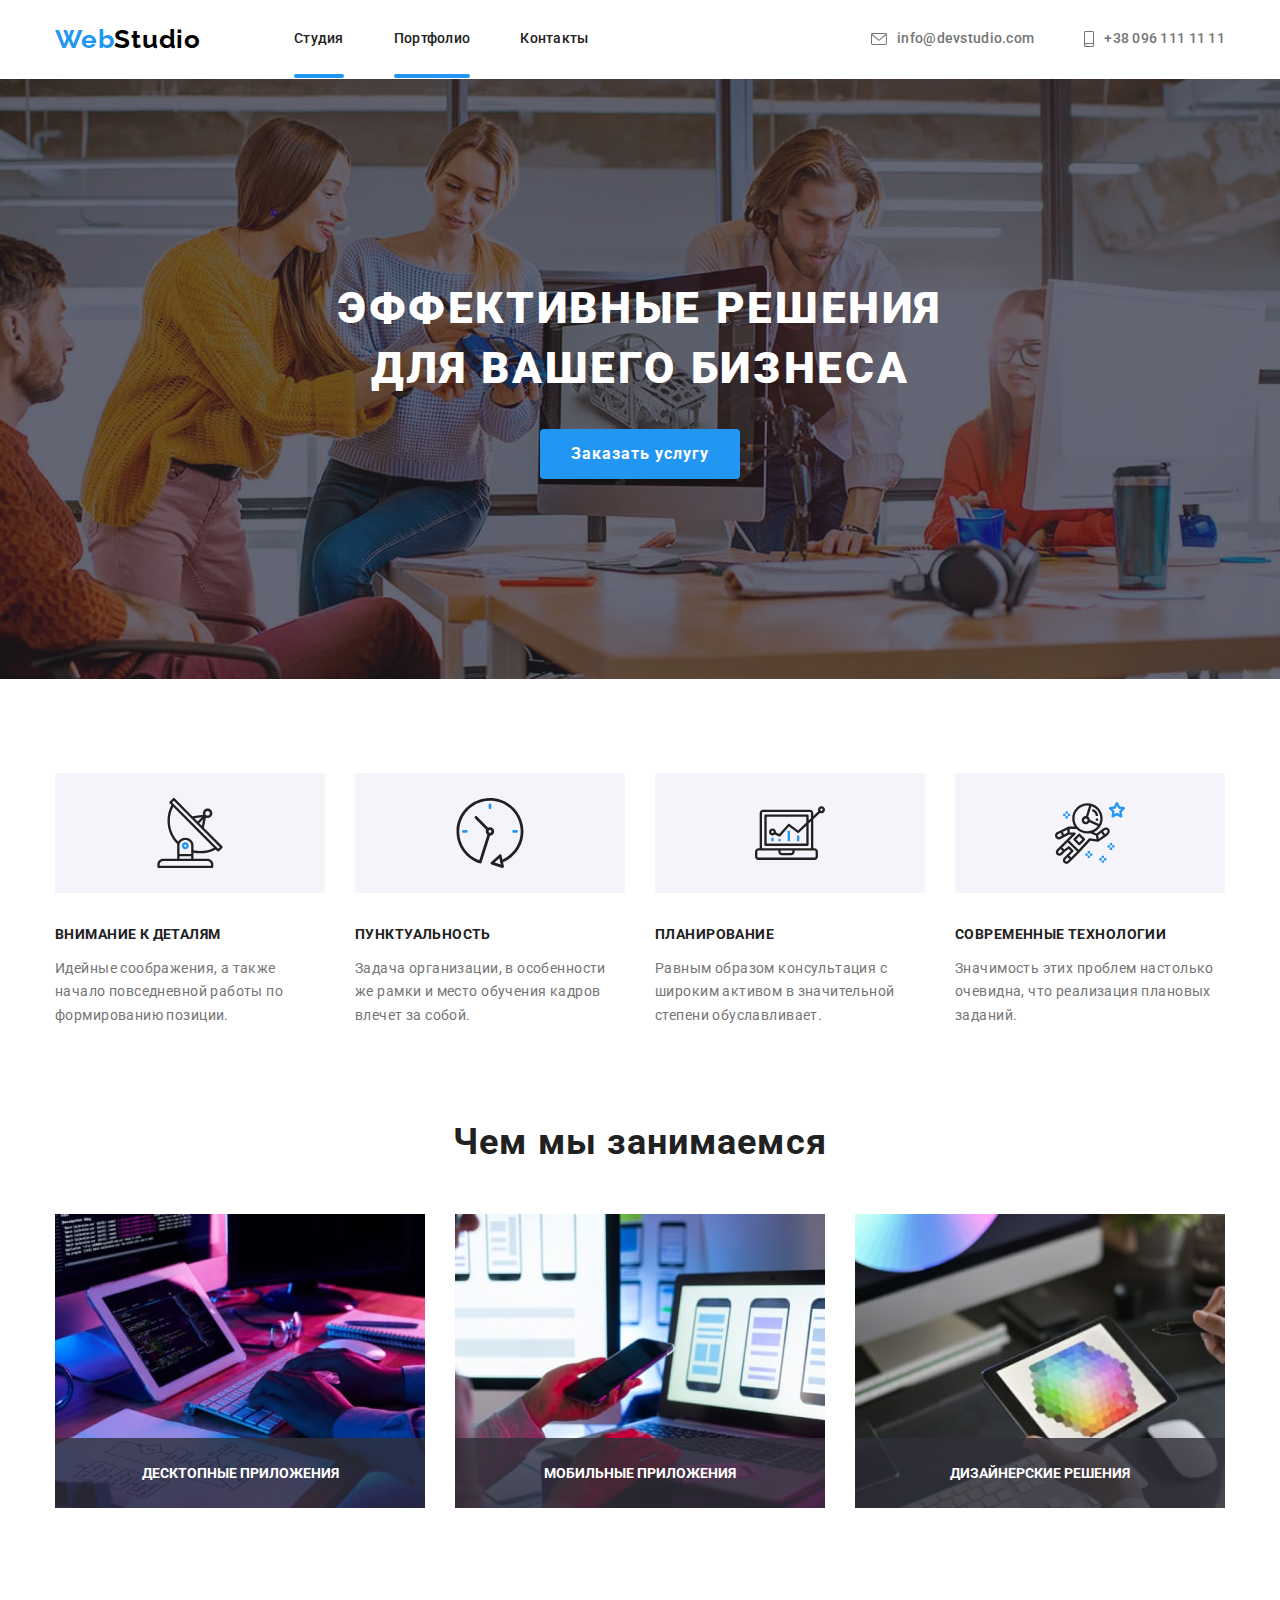
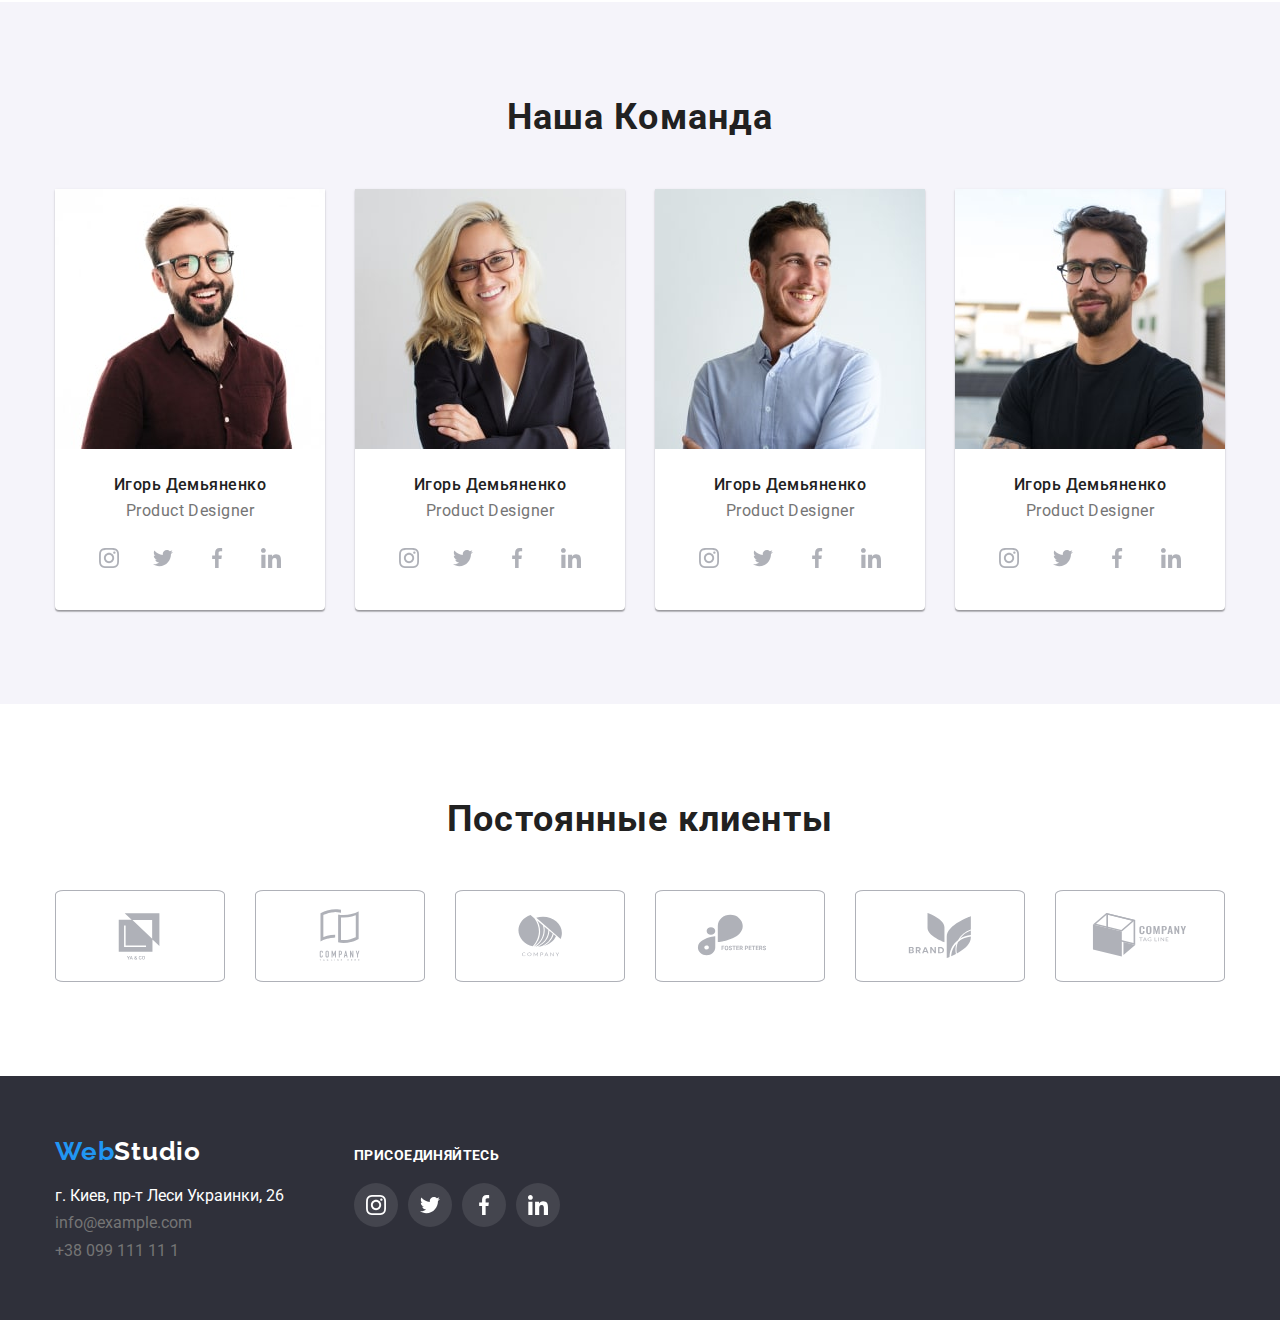
<file: index.html>
<!DOCTYPE html>
<html lang="ru">

<head>

    <link rel="preconnect" href="https://fonts.googleapis.com">
    <link rel="preconnect" href="https://fonts.gstatic.com" crossorigin>
    <link
        href="https://fonts.googleapis.com/css2?family=Raleway:wght@700&family=Roboto:wght@400;500;700;900&display=swap"
        rel="stylesheet">
    <link rel="stylesheet" href="./css/modern-normalize.css">
    <link rel="stylesheet" href="./css/styles.css">
    <meta charset="UTF-8">
    <meta http-equiv="X-UA-Compatible" content="IE=edge">
    <meta name="viewport" content="width=device-width, initial-scale=1.0">
    <title>WebStudio</title>
</head>

<body>
    <header class="header">
        <div class="container">
            <div class="container-header">
                <a href="" class="logo">Web<span class="color-logo">Studio</span></a>
                <nav class="header-nav">
                    <ul class="header-list">
                        <li class="header-item"><a href="./index.html" class="header-link current">Студия</a></li>
                        <li class="header-item"><a href="./portfolio.html" class="header-link current">Портфолио</a>
                        </li>
                        <li class="header-item"><a href="" class="header-link">Контакты</a></li>

                    </ul>
                </nav>
                <ul class="header-list-link">
                    <li class="header-li"><a href="mailto:info@devstudio.com" class="header-link-item header-link"><svg
                                class="header-icon" width="10" height="16">
                                <use href="./images/icons.svg#icon-envelope"></use>
                            </svg> info@devstudio.com</a></li>
                    <li class="header-li"><a href="tel:+380961111111" class="header-link-item header-link"><svg
                                class="header-icon-smart">
                                <use href="./images/icons.svg#icon-smartphone"></use>
                            </svg> +38 096 111 11 11</a>
                    </li>
                </ul>

            </div>
        </div>
    </header>

    <main>
        <section class="section-hero">
            <div class="container">
                <h1 class="hero-title">Эффективные решения <br> для вашего бизнеса</h1>
                <button type="button" class="button-hero" data-modal-open>Заказать услугу</button>
            </div>
        </section>
        <section class="section">
            <div class="container">
                <h2 class="undefined">Наше преимущество</h2>
                <ul class="description-list">
                    <li class="description-item">
                        <div class="description-box">
                            <svg class="icon-box" width="70" height="70">
                                <use href="./images/icons.svg#icon-antenna">
                                </use>
                            </svg>
                        </div>
                        <h3 class="description-title">Внимание к деталям</h3>
                        <p class="description-text">Идейные соображения, а также начало повседневной работы по
                            формированию позиции.
                        </p>

                    </li>
                    <li class="description-item">
                        <div class="description-box">
                            <svg class="icon-box" width="70" height="70">
                                <use href="./images/icons.svg#icon-clock"></use>
                            </svg>
                        </div>
                        <h3 class="description-title">Пунктуальность</h3>
                        <p class="description-text">Задача организации, в особенности же рамки и место обучения
                            кадров влечет за собой.
                        </p>
                    </li>
                    <li class="description-item">
                        <div class="description-box">
                            <svg class="icon-box" width="70" height="70">
                                <use href="./images/icons.svg#icon-diagram">
                                </use>
                            </svg>
                        </div>
                        <h3 class="description-title">Планирование</h3>
                        <p class="description-text">Равным образом консультация с широким активом в значительной
                            степени обуславливает.
                        </p>
                    </li>

                    <li class="description-item">
                        <div class="description-box">
                            <svg class="icon-box" width="70" height="70">
                                <use href="./images/icons.svg#icon-astronaut">

                                </use>
                            </svg>
                        </div>
                        <h3 class="description-title">Современные технологии</h3>
                        <p class="description-text">Значимость этих проблем настолько очевидна, что реализация
                            плановых заданий.</p>
                    </li>

                </ul>
            </div>
        </section>
        <section class="aside-section section">
            <div class="container">
                <h3 class="aside-title">Чем мы занимаемся</h3>
                <ul class="aside-list">
                    <li class="aside-item"><img src="./images/box1.jpg" alt="1" width="370" height="294">
                        <p class="aside-post-text">Десктопные приложения</p>
                    </li>
                    <li class="aside-item"><img src="./images/box2.jpg" alt="2" width="370" height="294">
                        <p class="aside-post-text">Мобильные приложения</p>
                    </li>
                    <li class="aside-item"><img src="./images/box3.jpg" alt="3" width="370" height="294">
                        <p class="aside-post-text">Дизайнерские решения</p>
                    </li>
                </ul>
            </div>
        </section>
        <section class="section-team section">
            <div class="container">
                <h2 class="title-team">Наша Команда</h2>
                <ul class="team-list">
                    <li class="team-item">
                        <img class="team-img" src="./images/igor.jpg" alt="Игорь" width="270">
                        <div class="box-item">
                            <h3 class="team-member-title">Игорь Демьяненко</h3>
                            <p class="team-text">Product Designer</p>

                            <ul class="list-icon-team">
                                <li class="team-list-icon"><a href="" class="team-link"><svg class="team-icon"
                                            width="20" height="20">
                                            <use href="./images/icons.svg#icon-instagram"></use>
                                        </svg></a></li>
                                <li class="team-list-icon"><a href="" class="team-link"><svg class="team-icon">
                                            <use href="./images/icons.svg#icon-twitter"></use>
                                        </svg></a></li>
                                <li class="team-list-icon"><a href="" class="team-link"><svg class="team-icon">
                                            <use href="./images/icons.svg#icon-facebook"></use>
                                        </svg></a></li>
                                <li class="team-list-icon"><a href="" class="team-link"><svg class="team-icon">
                                            <use href="./images/icons.svg#icon-linkedin"></use>
                                        </svg></a></li>
                            </ul>

                        </div>
                    </li>
                    <li class="team-item">
                        <img class="team-img" src="./images/olga.jpg" alt="Ольга" width="270">
                        <div class="box-item">
                            <h3 class="team-member-title">Игорь Демьяненко</h3>
                            <p class="team-text">Product Designer</p>

                            <ul class="list-icon-team">
                                <li class="team-list-icon"><a href="" class="team-link"><svg class="team-icon">
                                            <use href="./images/icons.svg#icon-instagram"></use>
                                        </svg></a></li>
                                <li class="team-list-icon"><a href="" class="team-link"><svg class="team-icon">
                                            <use href="./images/icons.svg#icon-twitter"></use>
                                        </svg></a></li>
                                <li class="team-list-icon"><a href="" class="team-link"><svg class="team-icon">
                                            <use href="./images/icons.svg#icon-facebook"></use>
                                        </svg></a></li>
                                <li class="team-list-icon"><a href="" class="team-link"><svg class="team-icon">
                                            <use href="./images/icons.svg#icon-linkedin"></use>
                                        </svg></a></li>
                            </ul>

                        </div>
                    </li>
                    <li class="team-item">
                        <img class="team-img" src="./images/nikolay.jpg" alt="Николай" width="270">
                        <div class="box-item">
                            <h3 class="team-member-title">Игорь Демьяненко</h3>
                            <p class="team-text">Product Designer</p>

                            <ul class="list-icon-team">
                                <li class="team-list-icon"><a href="" class="team-link"><svg class="team-icon">
                                            <use href="./images/icons.svg#icon-instagram"></use>
                                        </svg></a></li>
                                <li class="team-list-icon"><a href="" class="team-link"><svg class="team-icon">
                                            <use href="./images/icons.svg#icon-twitter"></use>
                                        </svg></a></li>
                                <li class="team-list-icon"><a href="" class="team-link"><svg class="team-icon">
                                            <use href="./images/icons.svg#icon-facebook"></use>
                                        </svg></a></li>
                                <li class="team-list-icon"><a href="" class="team-link"><svg class="team-icon">
                                            <use href="./images/icons.svg#icon-linkedin"></use>
                                        </svg></a></li>
                            </ul>

                        </div>
                    </li>
                    <li class="team-item">
                        <img class="team-img" src="./images/michael.jpg" alt="Михаил" width="270">
                        <div class="box-item">
                            <h3 class="team-member-title">Игорь Демьяненко</h3>
                            <p class="team-text">Product Designer</p>

                            <ul class="list-icon-team">
                                <li class="team-list-icon"><a href="" class="team-link"><svg class="team-icon">
                                            <use href="./images/icons.svg#icon-instagram"></use>
                                        </svg></a></li>
                                <li class="team-list-icon"><a href="" class="team-link"><svg class="team-icon">
                                            <use href="./images/icons.svg#icon-twitter"></use>
                                        </svg></a></li>
                                <li class="team-list-icon"><a href="" class="team-link"><svg class="team-icon">
                                            <use href="./images/icons.svg#icon-facebook"></use>
                                        </svg></a></li>
                                <li class="team-list-icon"><a href="" class="team-link"><svg class="team-icon">
                                            <use href="./images/icons.svg#icon-linkedin"></use>
                                        </svg></a></li>
                            </ul>

                        </div>
                    </li>
                </ul>
            </div>
        </section>
        <section class="section">
            <div class="container">
                <div class="clinets-box">
                    <h2 class="title-clients">Постоянные клиенты</h2>
                    <ul class="clients-list">
                        <li class="clients-item"><a href="" class="clients-link"><svg class="clients-icon" width="106"
                                    height="60">
                                    <use href="./images/icons.svg#icon-Logo"></use>
                                </svg></a></li>
                        <li class="clients-item"><a href="" class="clients-link"><svg class="clients-icon" width="106"
                                    height="60">
                                    <use href="./images/icons.svg#icon-Logo-1"></use>
                                </svg></a> </li>
                        <li class="clients-item"><a href="" class="clients-link"><svg class="clients-icon" width="106"
                                    height="60">
                                    <use href="./images/icons.svg#icon-Logo-2"></use>
                                </svg></a> </li>
                        <li class="clients-item"><a href="" class="clients-link"><svg class="clients-icon" width="106"
                                    height="60">
                                    <use href="./images/icons.svg#icon-Logo-3"></use>
                                </svg></a> </li>
                        <li class="clients-item"><a href="" class="clients-link"><svg class="clients-icon" width="106"
                                    height="60">
                                    <use href="./images/icons.svg#icon-Logo-4"></use>
                                </svg></a> </li>
                        <li class="clients-item"><a href="" class="clients-link"><svg class="clients-icon" width="106"
                                    height="60">
                                    <use href="./images/icons.svg#icon-Logo-5"></use>
                                </svg></a> </li>
                    </ul>
                </div>
            </div>
        </section>
    </main>
    <footer class="footer">
        <div class="container">
            <div class="footer-flex">
                <div>
                    <a href="" class="footer-logo">Web<span class="logo-color">Studio</span></a>
                    <address class="address">
                        <ul>
                            <li class="address-link footer-list"><a href="https://goo.gl/maps/jYuZfgV96XSUUm6t8">г.
                                    Киев, пр-т Леси
                                    Украинки,
                                    26</a></li>
                            <li class="footer-list"><a href="mailto:info@devstudio.com">info@example.com</a></li>
                            <li class="footer-list"><a href="tel:+380961111111">+38 099 111 11 1</a></li>
                        </ul>
                    </address>
                </div>
                <div class="foter-box">
                    <h2 class="footer-title">присоединяйтесь</h2>
                    <ul class="footer-list-icon">
                        <li class="footer-item"><a href="" class="footer-link"> <svg class="footer-icon" width="20"
                                    height="20">
                                    <use href="./images/icons.svg#icon-instagram"></use>
                                </svg> </a></li>
                        <li class="footer-item"><a href="" class="footer-link"> <svg class="footer-icon" width="20"
                                    height="20">
                                    <use href="./images/icons.svg#icon-twitter"></use>
                                </svg> </a></li>
                        <li class="footer-item"><a href="" class="footer-link"> <svg class="footer-icon" width="20"
                                    height="20">
                                    <use href="./images/icons.svg#icon-facebook"></use>
                                </svg> </a></li>
                        <li class="footer-item"><a href="" class="footer-link"> <svg class="footer-icon" width="20"
                                    height="20">
                                    <use href="./images/icons.svg#icon-linkedin"></use>
                                </svg> </a></li>
                    </ul>
                </div>
            </div>

        </div>
    </footer>
    <div class="backdrop is-hidden" data-modal>
        <div class="modal"><button type="button" class="modal-button" data-modal-close><svg class="icon-cross"
                    width="11" height="11">
                    <use href="/images/icons.svg#icon-cross"></use>
                </svg></button></div>
    </div>
    <script src="./js/modal.js"></script>
</body>

</html>
</file>
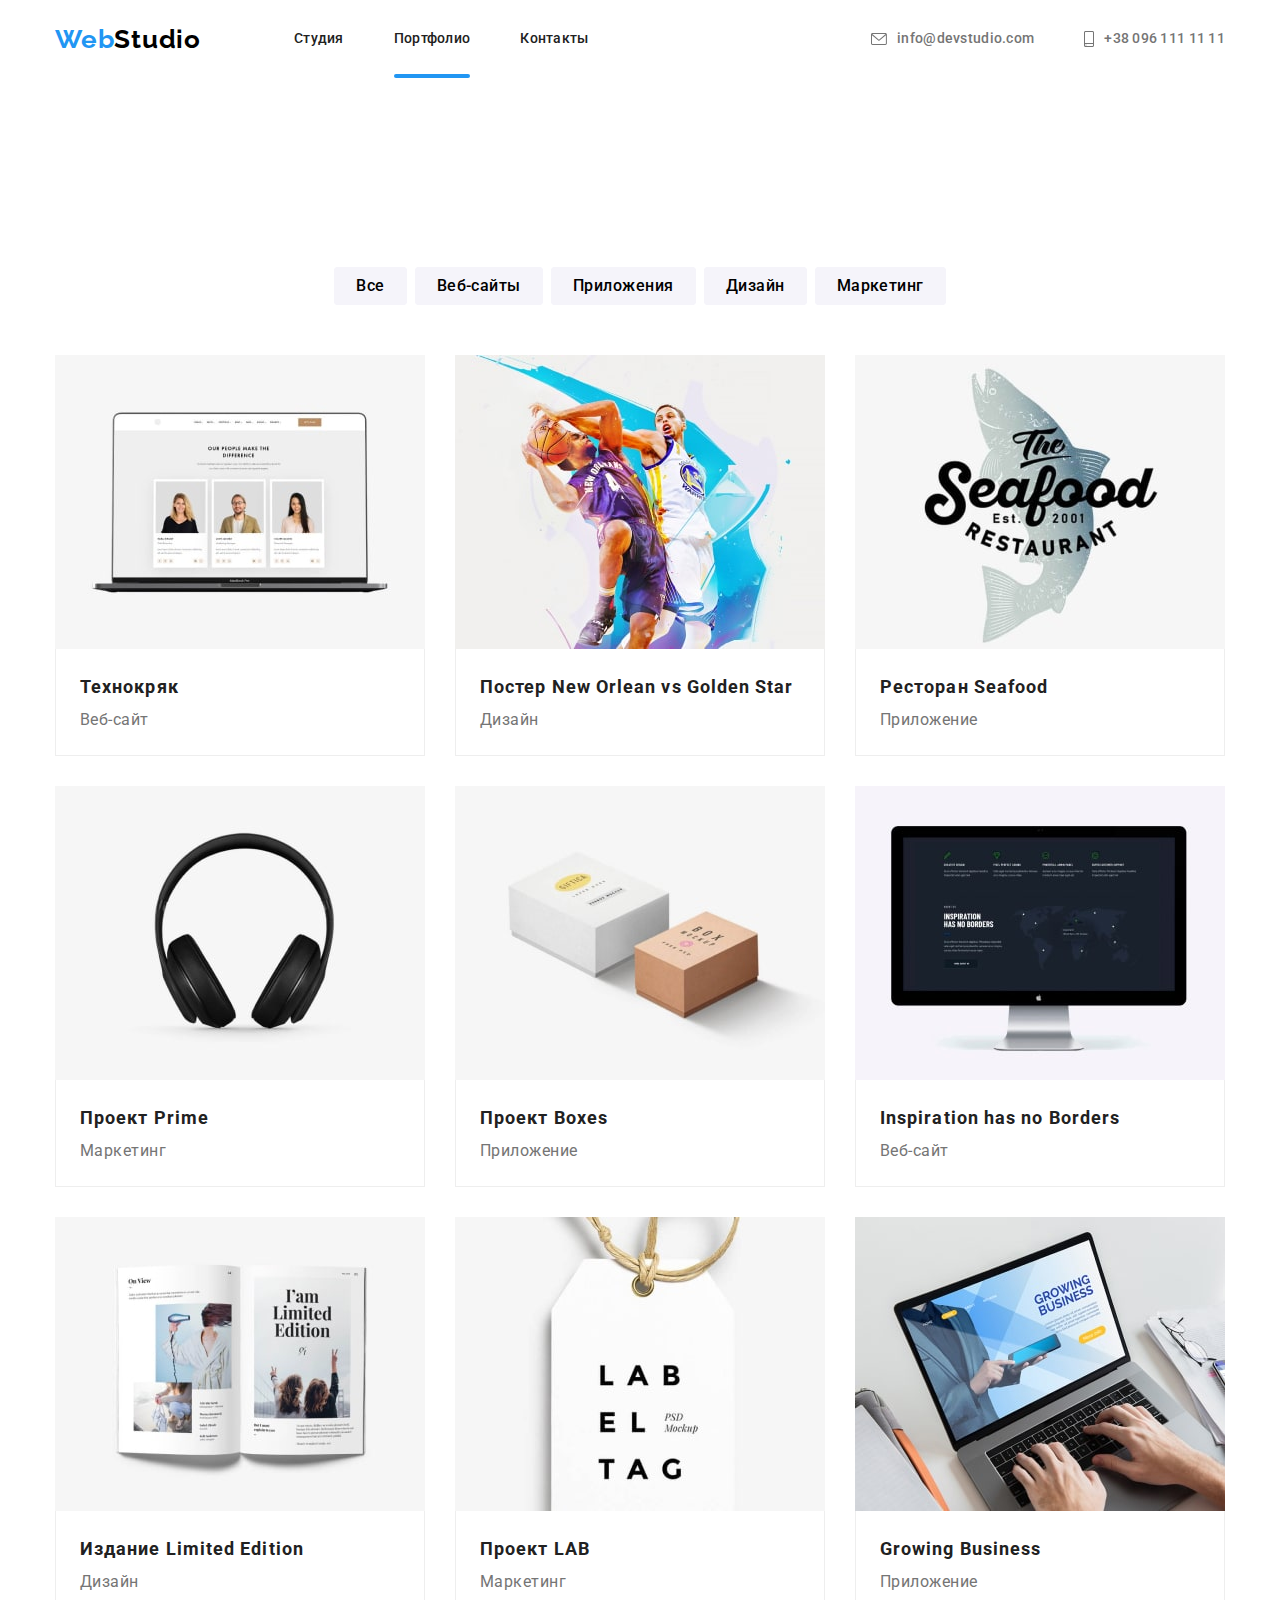
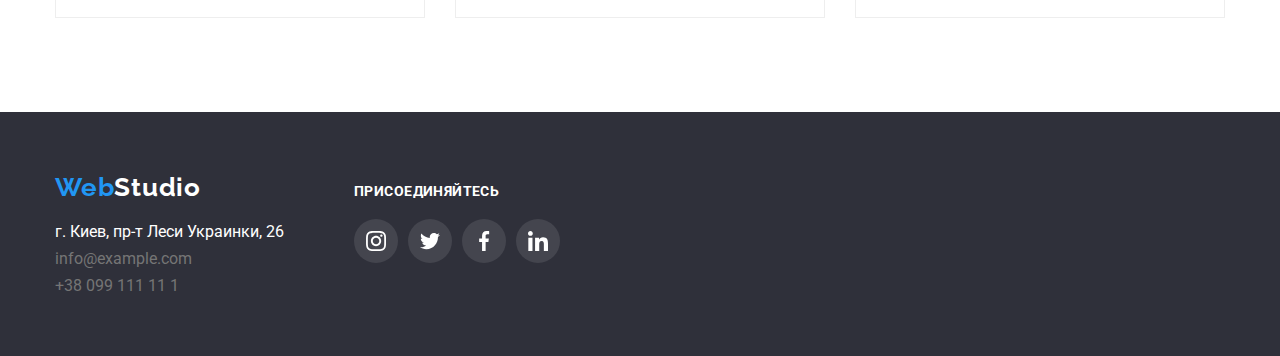
<file: portfolio.html>
<!DOCTYPE html>
<html lang="ru">

<head>

    <link rel="preconnect" href="https://fonts.googleapis.com">
    <link rel="preconnect" href="https://fonts.gstatic.com" crossorigin>
    <link
        href="https://fonts.googleapis.com/css2?family=Raleway:wght@700&family=Roboto:wght@400;500;700;900&display=swap"
        rel="stylesheet">
    <link rel="stylesheet" href="./css/modern-normalize.css">
    <link rel="stylesheet" href="./css/styles.css">
    <meta charset="UTF-8">
    <meta http-equiv="X-UA-Compatible" content="IE=edge">
    <meta name="viewport" content="width=device-width, initial-scale=1.0">
    <title>portfolio</title>
</head>

<body>
    <header class="header">
        <div class="container">
            <div class="container-header">
                <a href="" class="logo">Web<span class="color-logo">Studio</span></a>
                <nav class="header-nav">
                    <ul class="header-list">
                        <li class="header-item"><a href="./index.html" class="header-link">Студия</a></li>
                        <li class="header-item"><a href="./portfolio.html" class="header-link current">Портфолио</a>
                        </li>
                        <li class="header-item"><a href="" class="header-link">Контакты</a></li>

                    </ul>
                </nav>
                <ul class="header-list-link">
                    <li class="header-li"><a href="mailto:info@devstudio.com" class="header-link-item header-link"><svg
                                class="header-icon">
                                <use href="./images/icons.svg#icon-envelope"></use>
                            </svg> info@devstudio.com</a></li>
                    <li class="header-li"><a href="tel:+380961111111" class="header-link-item header-link"><svg
                                class="header-icon-smart">
                                <use href="./images/icons.svg#icon-smartphone" width="10" height="16"></use>
                            </svg> +38 096 111 11 11</a>
                    </li>
                </ul>
            </div>
        </div>
    </header>
    <main>
        <section class="section section-portfolio">
            <div class="container">
                <ul class="option-list">
                    <li class="option-item"><button type="button" class="button-option">Все</button></li>
                    <li class="option-item"><button type="button" class="button-option">Веб-сайты</button></li>
                    <li class="option-item"><button type="button" class="button-option">Приложения</button></li>
                    <li class="option-item"><button type="button" class="button-option">Дизайн</button></li>
                    <li class="option-item"><button type="button" class="button-option">Маркетинг</button></li>
                </ul>


                <ul class="gallary-list">
                    <li class="gallary-item">
                        <a href="" class="gallary-link">
                            <div class="gallary-wrap">
                                <img src="./images/imgmin.jpg" alt="" width="370">
                                <p class="gallary-top-text">Технокряк это современная площадка распространения
                                    коронавируса.
                                    Компании используют эту платформу для цифрового шпионажа и атак на защищённые
                                    сервера
                                    конкурентов.</p>
                            </div>
                            <div class="box-div">
                                <h2 class="title-gallary">Технокряк</h2>
                                <p class="gallary-text">Веб-сайт</p>
                            </div>
                        </a>
                    </li>
                    <li class="gallary-item">
                        <a href="" class="gallary-link">
                            <div class="gallary-wrap">
                                <img src="./images/img1min.jpg" alt="" width="370">
                                <p class="gallary-top-text">Технокряк это современная площадка распространения
                                    коронавируса.
                                    Компании используют эту платформу для цифрового шпионажа и атак на защищённые
                                    сервера
                                    конкурентов.</p>
                            </div>
                            <div class="box-div">
                                <h2 class="title-gallary">Постер New Orlean vs Golden Star</h2>
                                <p class="gallary-text">Дизайн</p>
                            </div>
                        </a>
                    </li>
                    <li class="gallary-item">
                        <a href="" class="gallary-link">
                            <div class="gallary-wrap">
                                <img src="./images/img2min.jpg" alt="" width="370">
                                <p class="gallary-top-text">Технокряк это современная площадка распространения
                                    коронавируса.
                                    Компании используют эту платформу для цифрового шпионажа и атак на защищённые
                                    сервера
                                    конкурентов.</p>
                            </div>
                            <div class="box-div">
                                <h2 class="title-gallary">Ресторан Seafood</h2>
                                <p class="gallary-text">Приложение</p>
                            </div>
                        </a>
                    </li>
                    <li class="gallary-item">
                        <a href="" class="gallary-link">
                            <div class="gallary-wrap">
                                <img src="./images/img3min.jpg" alt="" width="370">
                                <p class="gallary-top-text">Технокряк это современная площадка распространения
                                    коронавируса.
                                    Компании используют эту платформу для цифрового шпионажа и атак на защищённые
                                    сервера
                                    конкурентов.</p>
                            </div>
                            <div class="box-div">
                                <h2 class="title-gallary">Проект Prime</h2>
                                <p class="gallary-text">Маркетинг</p>
                            </div>
                        </a>
                    </li>
                    <li class="gallary-item">
                        <a href="" class="gallary-link">
                            <div class="gallary-wrap">
                                <img src="./images/img4min.jpg" alt="" width="370">
                                <p class="gallary-top-text">Технокряк это современная площадка распространения
                                    коронавируса.
                                    Компании используют эту платформу для цифрового шпионажа и атак на защищённые
                                    сервера
                                    конкурентов.</p>
                            </div>
                            <div class="box-div">
                                <h2 class="title-gallary">Проект Boxes</h2>
                                <p class="gallary-text">Приложение</p>
                            </div>
                        </a>
                    </li>
                    <li class="gallary-item">
                        <a href="" class="gallary-link">
                            <div class="gallary-wrap">
                                <img src="./images/img5min.jpg" alt="" width="370">
                                <p class="gallary-top-text">Технокряк это современная площадка распространения
                                    коронавируса.
                                    Компании используют эту платформу для цифрового шпионажа и атак на защищённые
                                    сервера
                                    конкурентов.</p>
                            </div>
                            <div class="box-div">
                                <h2 class="title-gallary">Inspiration has no Borders</h2>
                                <p class="gallary-text">Веб-сайт</p>
                            </div>
                        </a>
                    </li>
                    <li class="gallary-item">
                        <a href="" class="gallary-link">
                            <div class="gallary-wrap">
                                <img src="./images/img6min.jpg" alt="" width="370">
                                <p class="gallary-top-text">Технокряк это современная площадка распространения
                                    коронавируса.
                                    Компании используют эту платформу для цифрового шпионажа и атак на защищённые
                                    сервера
                                    конкурентов.</p>
                            </div>
                            <div class="box-div">
                                <h2 class="title-gallary">Издание Limited Edition</h2>
                                <p class="gallary-text">Дизайн</p>
                            </div>
                        </a>
                    </li>
                    <li class="gallary-item">
                        <a href="" class="gallary-link">
                            <div class="gallary-wrap">
                                <img src="./images/img7min.jpg" alt="" width="370">
                                <p class="gallary-top-text">Технокряк это современная площадка распространения
                                    коронавируса.
                                    Компании используют эту платформу для цифрового шпионажа и атак на защищённые
                                    сервера
                                    конкурентов.</p>
                            </div>
                            <div class="box-div">
                                <h2 class="title-gallary">Проект LAB</h2>
                                <p class="gallary-text">Маркетинг</p>
                            </div>
                        </a>
                    </li>
                    <li class="gallary-item">
                        <a href="" class="gallary-link">
                            <div class="gallary-wrap">
                                <img src="./images/img8min.jpg" alt="" width="370">
                                <p class="gallary-top-text">Технокряк это современная площадка распространения
                                    коронавируса.
                                    Компании используют эту платформу для цифрового шпионажа и атак на защищённые
                                    сервера
                                    конкурентов.</p>
                            </div>
                            <div class="box-div">
                                <h2 class="title-gallary">Growing Business</h2>
                                <p class="gallary-text">Приложение</p>
                            </div>
                        </a>
                    </li>
                </ul>
            </div>
        </section>
    </main>
    <footer class="footer">
        <div class="container">
            <div class="footer-flex">
                <div>
                    <a href="" class="footer-logo">Web<span class="logo-color">Studio</span></a>
                    <address class="address">
                        <ul>
                            <li class="address-link footer-list"><a href="https://goo.gl/maps/jYuZfgV96XSUUm6t8">г.
                                    Киев, пр-т Леси
                                    Украинки,
                                    26</a></li>
                            <li class="footer-list"><a href="mailto:info@devstudio.com">info@example.com</a></li>
                            <li class="footer-list"><a href="tel:+380961111111">+38 099 111 11 1</a></li>
                        </ul>
                    </address>
                </div>
                <div class="foter-box">
                    <h2 class="footer-title">присоединяйтесь</h2>
                    <ul class="footer-list-icon">
                        <li class="footer-item"><a href="" class="footer-link"> <svg class="footer-icon" width="20"
                                    height="20">
                                    <use href="./images/icons.svg#icon-instagram"></use>
                                </svg> </a></li>
                        <li class="footer-item"><a href="" class="footer-link"> <svg class="footer-icon" width="20"
                                    height="20">
                                    <use href="./images/icons.svg#icon-twitter"></use>
                                </svg> </a></li>
                        <li class="footer-item"><a href="" class="footer-link"> <svg class="footer-icon" width="20"
                                    height="20">
                                    <use href="./images/icons.svg#icon-facebook"></use>
                                </svg> </a></li>
                        <li class="footer-item"><a href="" class="footer-link"> <svg class="footer-icon" width="20"
                                    height="20">
                                    <use href="./images/icons.svg#icon-linkedin"></use>
                                </svg> </a></li>
                    </ul>
                </div>
            </div>

        </div>
    </footer>





</body>

</html>
</file>
<file: css/styles.css>
:root{
    --main-color-: white;
    --main-color-Brown-: #757575 ;
    --main-color-blue-: #2196F3;
    --main-color-black: #212121;

}

body{
    font-family: 'Roboto', sans-serif;
    color: #757575 ;
    margin: 0;
    fill: #757575
    
}

ul{
     list-style: none;
     margin: 0;
     padding: 0;
}

a{
    text-decoration: none;
    color: unset;
}

img{
    display: block;
    max-width: 100%;
    height: auto;
}

p, h1, h2, h3, h4, h5, h6 {
    margin-top: 0;
    margin-bottom: 0;
}

.link-anset{
    color: unset;
}

list{
    padding: 0;
    margin: 0;
    list-style: none;
}

button{
    cursor: pointer;
    border: 0;
}

.container{
  width: 1200px;
  padding-left: 15px;
  padding-right: 15px;
  margin: 0 auto;
}

.header {
    background: #FFFFFF;
    padding-top: 24px;
    padding-bottom: 24px;
    
}

.current{
     position: relative;
}
.current::after{
    content: "";
    width: 100%;
    height: 4px;
    position: absolute;
    border-radius: 2px;
    left: 0;
    bottom: -32px;
    background-color: var(--main-color-blue-);
}



.color-logo{
color: black;
}

.header-nav {
}
.container-header{
display: flex;
align-items: center;
}

.logo {
    font-family: Raleway;
    font-weight: 700;
    font-size: 26px;
    line-height: 1.19;
    letter-spacing: 0.03em;
    color: var(--main-color-blue-);
    justify-content: center;
    align-items: center;
    display: inline-block;
    margin-right: 93px;
}

.header-list{
font-weight: 500;
font-size: 14px;
line-height: 1.14;
letter-spacing: 0.02em;
color: var(--main-color-black);
display: flex;
}

.header-item:not( :last-child){
margin-right: 50px;

}

.header-link:hover{
    color:var(--main-color-blue-);
    fill: var(--main-color-blue-);
   
}

.header-link{
      transition: color 250ms cubic-bezier(0.47, 0, 0.745, 0.715);
}

.header-link:focus{
    color: var(--main-color-blue-);
    fill: var(--main-color-blue-);
   

}

.header-list-link{
    font-weight: 500;
    font-size: 14px;
    line-height: 1.14;
    letter-spacing: 0.02em;  
    display: flex;
    margin-left: auto;
}

.option-item:not(:last-child){
 margin-right: 8px;
}

.header-li:not( :last-child){
margin-right: 50px;
}

.header-li{   
}   

.header-link-item{
display: flex;
align-items: center;
}

.header-link-item:hover{
    color: var(--main-color-blue-);
    fill: var(--main-color-blue-);
    transition: 250ms
}

.header-icon{
    width: 16px;
    height: 12px;
    margin-right: 10px;   
    justify-content: center;
    align-items: center
}

.header-icon-smart{
    width: 10px;
    height: 16px; 
     justify-content: center;
    align-items: center;
    margin-right: 10px;
}

.header-icon:hover{
    width: 16px;
    height: 12px;
    margin-right: 10px;
    fill: #2196F3;
}

.heder-link-item:not( :last-child){

}

.heder-link-item:hover{
color: #2196F3;
transition: 250ms
}

.section-hero {
    max-width: 1600px;
    margin-left: auto;
    margin-right: auto;
    background: #2F303A;
    padding: 200px 0;
    text-align: center;
    background-image: linear-gradient(
      rgba(47, 48, 58, 0.4),
      rgba(47, 48, 58, 0.4)
    ),
    url(../images/backgound.jpg);
  background-repeat: no-repeat;
  background-position: center;
  background-size: cover;
}

.header-link-icon{
    width: 12px;
    height: 16px;
}

.header-link-icon:hover{
    width: 12px;
    height: 16px;
}

.hero-title {
font-weight: 900;
font-size: 44px;
line-height: 1.36;
text-align: center;
letter-spacing: 0.06em;
text-transform: uppercase;
color: var(--main-color-);
margin-bottom: 30px;
}
.button-hero {
    font-family: inherit;
    font-weight: 700;
    width: 200px;
    height: 50px;
    font-size: 16px;
    line-height: 1.87;
    letter-spacing: 0.06em;
    color: var(--main-color-);
    background: var(--main-color-blue-);
    box-shadow: 0px 4px 4px rgba(0, 0, 0, 0.15);
    border-radius: 4px;
    margin-left: auto;
    margin-right: auto;
}
.section-description {
    padding-top: 94px;
}
.description-list {
    display: flex;
}


.icon-box{

}

.description-icon{
}

.description-box{
    width: 270px;
    height: 120px;
    margin-bottom: 30px;
    background-color: #F5F4FA;
    display: flex;
align-items: center;
justify-content: center;
}

.description-item:not( :last-child){
     margin-right: 30px;
}

.description-title {
    font-weight: 700;
    font-size: 14px;
    line-height: 1.71;
    letter-spacing: 0.03em;
    text-transform: uppercase;
    color: #212121;
    margin-bottom: 10px;
}

.description-text {
    font-weight: normal;
    font-size: 14px;
    line-height: 1.71;
    letter-spacing: 0.03em;
    
    width: 270px;
}


.section{
     padding-bottom: 94px;
    padding-top: 94px;
}

.aside-section {
   padding-top: 0;

}

.section-portfolio{
    margin-top: 94px;
}
.aside-title {
    font-weight: 700;
    font-size: 36px;
    line-height: 1.16;
    text-align: center;
    letter-spacing: 0.03em;
    color: #212121;
    margin-bottom: 50px;
}
.aside-list {
    display: flex;
}

.aside-post-text{
    bottom: 0;
    left: 0;
    position: absolute;
    width: 100%;
    font-size: 14px;
    font-weight: bold;
    color: #FFFFFF;
    line-height: 16px;
    background-color: rgba(47, 48, 58, 0.8);
   text-transform: uppercase;
   height: 70px;
   display: flex;
   align-items: center;
   justify-content: center;
}

.aside-item{
    position: relative;
}
.aside-item:not( :last-child){
    margin-right: 30px;
}
.section-team {
    background-color: #F5F4FA;
    
}
.title-team {
    font-weight: 700;
    font-size: 36px;
    line-height: 1.2;
    text-align: center;
    letter-spacing: 0.03em;
    color: #212121;
    margin-bottom: 50px;
}
.team-list {
    display: flex;
}

.team-img{

}
.team-item {
     background: var(--main-color-);
    box-shadow: 0px 1px 3px rgba(0, 0, 0, 0.12), 0px 1px 1px rgba(0, 0, 0, 0.14), 0px 2px 1px rgba(0, 0, 0, 0.2);
    border-radius: 0px 0px 4px 4px;
    
    
    
}
.team-item:not( :last-child){
margin-right: 30px;
}
.team-member-title {
    font-weight: 500;
    font-size: 16px;
    line-height: 0.8;
    text-align: center;
    letter-spacing: 0.03em;
    color: #212121;
    margin-bottom: 10px;
    
}
.team-text {
    font-weight: normal;
    font-size: 16px;
    line-height: 1.11;
    text-align: center;
    letter-spacing: 0.03em;
   
}

.box-item{
    padding-top: 30px;
    padding-bottom: 30px;
}

.list-icon-team{
    display: flex;
    margin-top: 16px;
    justify-content: center;
}

.team-icon{
width: 20px;
height: 20px;
fill:#afb1b8;
justify-content: center;
display: flex;
}

.team-icon{

}

.team-link{
    width: 44px;   
    height: 44px;
    border-radius: 50%;
    display: flex;
    align-items: center;
    justify-content: center;
}

.team-link:hover{
    width: 44px;   
    height: 44px;
    background-color:var(--main-color-blue-);
    border-radius: 50%;
    display: flex;
    align-items: center;
    justify-content: center;
    transition: color 250ms cubic-bezier(0.47, 0, 0.745, 0.715);
}

.team-link:hover .team-icon{
    fill: var(--main-color-);
    border-color: var(--main-color-blue-);
    transition: color 250ms cubic-bezier(0.47, 0, 0.745, 0.715);
}

.team-link:focus{
    width: 44px;   
    height: 44px;
    background-color:var(--main-color-blue-);
    border-radius: 50%;
    display: flex;
    align-items: center;
    justify-content: center;
    fill: var(--main-color-);
    border-color: var(--main-color-blue-);
    transition: color 250ms cubic-bezier(0.47, 0, 0.745, 0.715);
    
}



.team-list-icon + .team-list-icon{
    margin-left: 10px;
}


.team-link:focus .team-icon{
    fill: var(--main-color-);
    border-color: var(--main-color-blue-);
    transition: color 250ms cubic-bezier(0.47, 0, 0.745, 0.715);
}





.title-clients {
}
.clients-list {
    display: flex;
    justify-content: center;
    margin-top: 50px;
   
}
.clients-item {
    width: 170px;
    height: 92px;
    
}

/* .clients-item:hover{
    border: 1px solid #2196F3;
} */

.clients-link:hover .clients-icon, 
.clients-link:focus .clients-icon{
border-color: #2196F3;
fill: #2196F3;  
transition: color 250ms cubic-bezier(0.47, 0, 0.745, 0.715);
}

.clients-link:hover{
    border-color: var(--main-color-blue-);
    transition: color 250ms cubic-bezier(0.47, 0, 0.745, 0.715);
    
}

.clients-link:focus {
    border-color: var(--main-color-blue-);
    transition: color 250ms cubic-bezier(0.47, 0, 0.745, 0.715);
    
}


.clients-item:not( :last-child) {
margin-right: 30px;
}


.clients-link {
     border: 1px solid #AFB1B8;
     border-radius: 5%;
     
     width: 100%;
     height: 100%;
     display: flex;
     align-items: center;
     justify-content: center;
}
.clients-icon { 
    fill: #afb1b8;
    
}

.footer {
padding-bottom: 60px;
padding-top: 60px;
background-color:#2F303A;
}

.section-option {
}
.option-list {
    display: flex;
    justify-content: center;
    margin-bottom: 50px;
}
.option-item {
    background: #F5F4FA;
    border-radius: 4px;
   
}

.option-item:not( :last-child){
 margin-right: 94px;
}

.option-item:not(:last-child){
 margin-right: 8px;
}

.button-option:hover,
.button-option:focus{
    background: var(--main-color-blue-);
    box-shadow: 0px 3px 1px rgba(0, 0, 0, 0.1), 0px 1px 2px rgba(0, 0, 0, 0.08), 0px 2px 2px rgba(0, 0, 0, 0.12);
    color: #FFFFFF;
    transition: color 250ms cubic-bezier(0.47, 0, 0.745, 0.715);
}




.button-option{
    font-weight: 500;
    font-size: 16px;
    line-height: 1.62;
    cursor:pointer;
    padding: 6px 22px;
    letter-spacing: 0.03em;
    border-radius: 4px;
    background-color: #f5f4fa;
    cursor: pointer;
    transition: 250ms
}

.section-gallary {
    padding-top: 95px;
    padding-bottom: 94px;
}
.pre-title-gallary {
}
.gallary-list {
    display: flex;
    flex-wrap: wrap;
    margin-right: -30px;
    margin-bottom: -30px;
}

.gallary-wrap{
    position: relative;
    overflow: hidden;
}

.gallary-top-text{
position: absolute;
top: 0;
left: 0;
color: #EEEEEE;
font-weight: 600;
background-color: #2195f3dc;
height: 100%;
padding: 63px 24px;
transform: translateY(101%);
transition: transform 300ms linear;
font-style: normal;
font-weight: normal;
font-size: 18px;
line-height: 28px;
/* or 156% */

letter-spacing: 0.03em;

color: #FFFFFF;
}


.gallary-item {
    margin-right: 30px;
    margin-bottom: 30px;
}

.gallary-link:hover .gallary-top-text,
.gallary-link:focus .gallary-top-text{
transform: translateY(0);


}


.gallary-box{
display: flex;
}

.gallary-item:nth-child(3n + 3){
    /* margin-right: 0; */
}



.title-gallary {


font-weight: 700;
font-size: 18px;
line-height: 2;
letter-spacing: 0.06em;
color: #212121;
}
.gallary-text { 
font-weight: normal;
font-size: 16px;
line-height: 1.87;
letter-spacing: 0.03em;
}

.address{
    font-style: normal;
    
    
}

.address-link{
    color: var(--main-color-);
    
    
}

.clinets-box{
    width: 1170px;
    height: 184px;
}

.title-clients{
    font-family: Roboto;
    font-style: normal;
    font-weight: bold;
    font-size: 36px;
    line-height: 42px;
    text-align: center;
    letter-spacing: 0.03em;
    color: #212121;
}

.footer-logo{
    font-family: Raleway;
    font-weight: 700;
    font-size: 26px;
    line-height: 1.19;
    letter-spacing: 0.03em;
    color: var(--main-color-blue-);
    justify-content: center;
    align-items: center;
    display: inline-block;
    margin-bottom: 20px;
}



.logo-color{
    color: var(--main-color-);
}

.undefined{
  position: absolute;
  width: 1px;
  height: 1px;
  margin: -1px;
  border: 0;
  padding: 0;
  white-space: nowrap;
  clip-path: inset(100%);
  clip: rect(0 0 0 0);
  overflow: hidden;
}

.box-div{
    padding-top: 20px;
    padding-bottom: 20px;
    padding-left: 24px;
    padding-right: 24px;
  
    border-left: 1px solid #EEEEEE;
    border-right: 1px solid #EEEEEE;
    border-bottom: 1px solid #EEEEEE;
    background: #FFFFFF;
}
.gallary-link{
    display: block; 
}

.gallary-link:hover{
}

.gallary-link:hover{
    box-shadow: 0px 1px 1px rgba(0, 0, 0, 0.12), 0px 4px 4px rgba(0, 0, 0, 0.06),
    1px 4px 6px rgba(0, 0, 0, 0.16);
}

.gallary-link:focus{
     box-shadow: 0px 1px 1px rgba(0, 0, 0, 0.12), 0px 4px 4px rgba(0, 0, 0, 0.06),
    1px 4px 6px rgba(0, 0, 0, 0.16);
}
.foter-box {
    margin-left: 70px;
}
.footer-item:not( :last-child){
    margin-right: 10px;
}
.footer-link {
      width: 44px;   
    height: 44px;
    background-color:rgba(255, 255, 255, 0.1);
    border-radius: 50%;
    display: flex;
    align-items: center;
    justify-content: center;
}
.footer-icon {
    fill: var(--main-color-);
}

.footer-title{
font-family: Roboto;
font-style: normal;
font-weight: bold;
font-size: 14px;
line-height: 16px;
letter-spacing: 0.03em;
text-transform: uppercase;

color: #FFFFFF;;
}

.footer-link:hover,
.footer-link:focus{
   background-color: var(--main-color-blue-); 
   transition: color 250ms cubic-bezier(0.47, 0, 0.745, 0.715);
}


.footer-list-icon{
    display: flex;
    margin-top: 20px;
}

.footer-list + .footer-list{
   
}

.footer-list:not( :last-child){
margin-bottom: 9px;
}

.footer-flex{
    display: flex;
    align-items: baseline;
}

.backdrop{
    width: 100vw;
    height: 100vh;
    background-color: #00000038;
    position: fixed;
    top: 0;
}

.modal{
width: 528px;
min-height: 581px;
background-color: #FFFFFF;
border-radius: 4px;
position: absolute;
top: 50%;
left: 50%;
transform: translate(-50%,-50%);
}

.modal-button{
    width: 30px;
    height: 30px;
    border-radius: 50%;
    border: 1px solid rgba(0, 0, 0, 0.1); 
    background-color: var(--main-color-);
    position: absolute;
    top: 8px;
    right: 8px;
}

.is-hidden{
visibility: hidden;
opacity: 0;
pointer-events: none;
}
</file>
